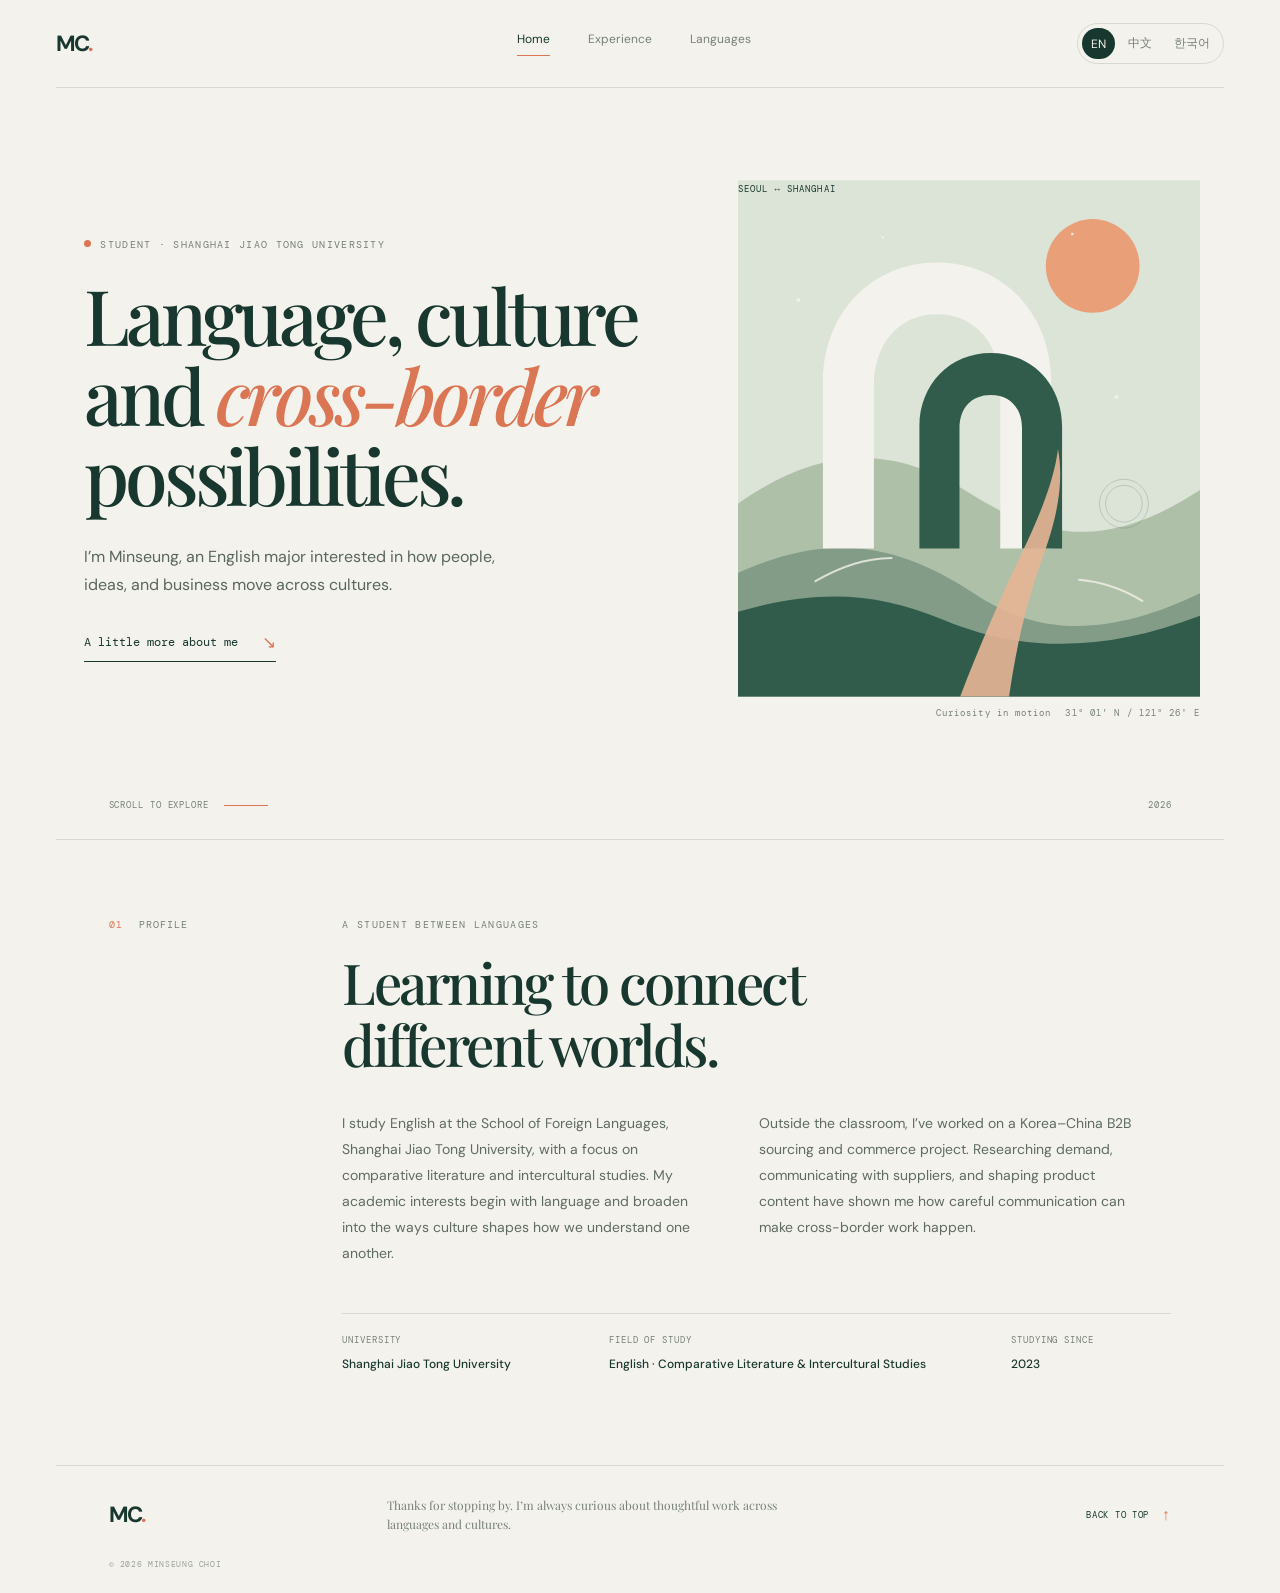
<file: index.html>
<!doctype html>
<html lang="en">
  <head>
    <meta charset="utf-8" />
    <meta name="viewport" content="width=device-width, initial-scale=1" />
    <meta name="theme-color" content="#f4f2ec" />
    <meta name="description" content="Minseung Choi — Shanghai Jiao Tong University student exploring language, culture, and cross-border work." />
    <title>Minseung Choi — Personal Homepage</title>
    <link rel="preconnect" href="https://fonts.googleapis.com" />
    <link rel="preconnect" href="https://fonts.gstatic.com" crossorigin />
    <link href="https://fonts.googleapis.com/css2?family=DM+Mono:wght@400;500&family=DM+Sans:wght@400;500;600;700&family=Playfair+Display:wght@500;600&display=swap" rel="stylesheet" />
    <link rel="stylesheet" href="style.css" />
    <script src="content-data.js" defer></script>
    <script src="script.js" defer></script>
  </head>
  <body>
    <div class="site-shell">
      <header class="topbar">
        <a class="wordmark" href="#home" aria-label="Minseung Choi home">MC<span>.</span></a>
        <nav class="main-nav" aria-label="Main navigation">
          <a href="#home" data-i18n="navAbout" aria-current="page">Home</a>
          <a href="#work" data-i18n="navWork">Experience</a>
          <a href="#languages" data-i18n="navLanguages">Languages</a>
        </nav>
        <div class="language-switch" role="group" aria-label="Choose language">
          <button type="button" data-lang="en" aria-pressed="true">EN</button>
          <button type="button" data-lang="zh" aria-pressed="false">中文</button>
          <button type="button" data-lang="ko" aria-pressed="false">한국어</button>
        </div>
      </header>

      <main>
        <div class="page-view" data-view="home">
        <section class="hero" id="home">
          <div class="hero-copy">
            <p class="eyebrow"><span class="status-dot"></span><span data-i18n="eyebrow">STUDENT · SHANGHAI JIAO TONG UNIVERSITY</span></p>
            <h1 data-i18n="headline">Language, culture<br />and <em>cross-border</em><br />possibilities.</h1>
            <p class="hero-intro" data-i18n="intro">I’m Minseung, an English major interested in how people, ideas, and business move across cultures.</p>
            <a class="text-link" href="#about"><span data-i18n="discover">A little more about me</span><span aria-hidden="true">↘</span></a>
          </div>
          <div class="hero-art-wrap">
            <div class="art-note note-top" data-i18n="artNoteTop">SEOUL ↔ SHANGHAI</div>
            <img class="hero-art" data-asset="asset.hero" src="assets/profile-art.svg" alt="Abstract illustration of two connected archways" />
            <div class="art-note note-bottom"><span data-i18n="artNoteBottom">Curiosity in motion</span><span>31° 01′ N / 121° 26′ E</span></div>
            <span class="art-index">01 / 03</span>
          </div>
          <div class="hero-bottom"><span data-i18n="scroll">SCROLL TO EXPLORE</span><span class="scroll-line"></span><span>2026</span></div>
        </section>

        <section class="about section-grid" id="about">
          <div class="section-label"><span>01</span><span data-i18n="aboutLabel">PROFILE</span></div>
          <div class="section-content">
            <p class="eyebrow" data-i18n="aboutEyebrow">A STUDENT BETWEEN LANGUAGES</p>
            <h2 data-i18n="aboutTitle">Learning to connect<br />different worlds.</h2>
            <div class="about-columns">
              <p data-i18n="aboutTextOne">I study English at the School of Foreign Languages, Shanghai Jiao Tong University, with a focus on comparative literature and intercultural studies. My academic interests begin with language and broaden into the ways culture shapes how we understand one another.</p>
              <p data-i18n="aboutTextTwo">Outside the classroom, I’ve worked on a Korea–China B2B sourcing and commerce project. Researching demand, communicating with suppliers, and shaping product content have shown me how careful communication can make cross-border work happen.</p>
            </div>
            <div class="profile-facts">
              <div><span data-i18n="factSchool">UNIVERSITY</span><strong>Shanghai Jiao Tong University</strong></div>
              <div><span data-i18n="factMajor">FIELD OF STUDY</span><strong data-i18n="majorValue">English · Comparative Literature &amp; Intercultural Studies</strong></div>
              <div><span data-i18n="factSince">STUDYING SINCE</span><strong>2023</strong></div>
            </div>
          </div>
        </section>
        </div>

        <div class="page-view" data-view="work" hidden>
        <section class="work section-grid" id="work">
          <div class="section-label"><span>02</span><span data-i18n="workLabel">EXPERIENCE</span></div>
          <div class="section-content">
            <p class="eyebrow" data-i18n="workEyebrow">LEARNING BY DOING</p>
            <div class="work-heading"><h2 data-i18n="workTitle">Cross-border work,<br />from the ground up.</h2><span class="date-range">2025 — PRESENT</span></div>
            <figure class="feature-image">
              <img data-asset="asset.project" src="assets/elnos-flow.svg" alt="Illustrated flow connecting research, Chinese suppliers, and Korean customers" />
              <figcaption data-i18n="projectCaption">From local sourcing to cross-border communication</figcaption>
            </figure>
            <article class="experience-card">
              <div class="experience-top"><span class="project-mark">E.</span><span class="project-type" data-i18n="projectType">KOREA–CHINA B2B · ELNOS</span></div>
              <p data-i18n="projectDescription">Contributing to a sourcing and distribution project connecting Chinese suppliers with Korean customers.</p>
              <ul class="work-list">
                <li data-i18n="taskOne">Market research and demand analysis</li>
                <li data-i18n="taskTwo">Supplier communication and purchasing coordination</li>
                <li data-i18n="taskThree">Product copywriting and SEO optimization</li>
                <li data-i18n="taskFour">Website and channel operations</li>
              </ul>
              <div class="tool-tags"><span>Firebase</span><span>Naver Cafe</span><span>1688</span><span>Taobao</span></div>
              <a class="section-link" data-link="projectLink" href="#languages"><span data-i18n="projectLink">Explore the skills behind this work</span><span aria-hidden="true">↗</span></a>
            </article>
          </div>
        </section>
        </div>

        <div class="page-view" data-view="languages" hidden>
        <section class="languages section-grid" id="languages">
          <div class="section-label"><span>03</span><span data-i18n="languagesLabel">LANGUAGES</span></div>
          <div class="section-content language-content">
            <p class="eyebrow" data-i18n="languagesEyebrow">A MULTILINGUAL PERSPECTIVE</p>
            <h2 data-i18n="languagesTitle">More than words.<br />A way to meet people.</h2>
            <div class="language-list">
              <div><span class="language-name" data-i18n="korean">Korean</span><span class="language-level" data-i18n="native">Native</span><span class="language-bar"><i style="--level:100%"></i></span></div>
              <div><span class="language-name" data-i18n="chinese">Chinese</span><span class="language-level">HSK 6 · 217 / 300</span><span class="language-bar"><i style="--level:82%"></i></span></div>
              <div><span class="language-name" data-i18n="english">English</span><span class="language-level" data-i18n="academic">Academic reading &amp; writing</span><span class="language-bar"><i style="--level:76%"></i></span></div>
              <div><span class="language-name" data-i18n="japanese">Japanese</span><span class="language-level">JLPT N3</span><span class="language-bar"><i style="--level:55%"></i></span></div>
            </div>
            <figure class="language-image">
              <img data-asset="asset.languages" src="assets/language-map.svg" alt="Abstract illustration of four connected languages" />
              <figcaption data-i18n="languageCaption">Four languages, one curiosity about how people connect.</figcaption>
            </figure>
            <a class="section-link language-link" data-link="profileLink" href="https://github.com/lanos7469" target="_blank" rel="noopener noreferrer"><span data-i18n="profileLink">Visit my GitHub profile</span><span aria-hidden="true">↗</span></a>
          </div>
        </section>
        </div>
      </main>

      <footer class="footer">
        <a class="wordmark" href="#home">MC<span>.</span></a>
        <p data-i18n="footerText">Thanks for stopping by. I’m always curious about thoughtful work across languages and cultures.</p>
        <a class="back-top" href="#home"><span data-i18n="backTop">BACK TO TOP</span><span aria-hidden="true">↑</span></a>
        <small>© 2026 MINSEUNG CHOI</small>
      </footer>
    </div>
  </body>
</html>
</file>
<file: style.css>
:root {
  color-scheme: light;
  --paper: #f4f2ec;
  --ink: #18382f;
  --muted: #758078;
  --line: #d7d9d0;
  --orange: #db7654;
  --green: #a8b9a3;
  --serif: "Playfair Display", Georgia, serif;
  --sans: "DM Sans", Arial, sans-serif;
  --mono: "DM Mono", monospace;
}

* { box-sizing: border-box; }
html { scroll-behavior: smooth; }
body { margin: 0; background: var(--paper); color: var(--ink); font-family: var(--sans); -webkit-font-smoothing: antialiased; }
a { color: inherit; text-decoration: none; }
button { font: inherit; }
.site-shell { width: min(1440px, 100% - 112px); margin: 0 auto; }
.topbar { height: 88px; display: flex; align-items: center; justify-content: space-between; border-bottom: 1px solid var(--line); }
.wordmark { font-size: 22px; font-weight: 700; letter-spacing: -.08em; }
.wordmark span { color: var(--orange); }
.main-nav { display: flex; gap: 38px; margin-left: 100px; }
.main-nav a, .language-switch button { color: var(--muted); font-size: 12px; transition: color .2s ease; }
.main-nav a:hover, .language-switch button:hover { color: var(--ink); }
.main-nav a[aria-current="page"] { color: var(--ink); border-bottom: 1px solid var(--orange); padding-bottom: 8px; }
.page-view[hidden] { display: none; }
.language-switch { display: flex; gap: 4px; padding: 4px; border: 1px solid var(--line); border-radius: 999px; }
.language-switch button { border: 0; background: transparent; padding: 7px 9px; border-radius: 999px; cursor: pointer; }
.language-switch button[aria-pressed="true"] { background: var(--ink); color: var(--paper); }
.hero { min-height: 660px; display: grid; grid-template-columns: 1.08fr .92fr; position: relative; align-items: center; padding: 72px 0 100px; }
.hero-copy { position: relative; z-index: 1; padding: 0 0 0 4.5%; }
.eyebrow { margin: 0 0 24px; font: 10px var(--mono); letter-spacing: .13em; color: var(--muted); }
.status-dot { display: inline-block; width: 7px; height: 7px; margin: 0 9px 1px 0; border-radius: 50%; background: var(--orange); }
h1, h2, p { margin-top: 0; }
h1 { max-width: 690px; margin-bottom: 28px; font: 500 clamp(54px, 6vw, 88px)/1.04 var(--serif); letter-spacing: -.055em; }
h1 em { color: var(--orange); font-weight: 500; }
.hero-intro { max-width: 425px; color: #58665e; font-size: 16px; line-height: 1.75; }
.text-link { display: inline-flex; align-items: center; gap: 24px; margin-top: 16px; padding-bottom: 8px; border-bottom: 1px solid var(--ink); font: 12px var(--mono); }
.text-link span:last-child { color: var(--orange); font-size: 17px; }
.hero-art-wrap { width: 100%; max-width: 510px; justify-self: end; position: relative; padding: 20px 24px; }
.hero-art { display: block; width: 100%; aspect-ratio: 1 / 1.12; object-fit: cover; }
.art-note { position: absolute; z-index: 1; font: 9px var(--mono); letter-spacing: .12em; color: var(--ink); }
.note-top { top: 23px; left: 24px; }
.note-bottom { position: static; display: flex; justify-content: flex-end; gap: 14px; margin-top: 10px; color: var(--muted); }
.art-index { display: none; }
.hero-bottom { position: absolute; bottom: 28px; left: 4.5%; right: 4.5%; display: flex; align-items: center; gap: 15px; color: var(--muted); font: 9px var(--mono); letter-spacing: .1em; }
.scroll-line { width: 44px; height: 1px; background: var(--orange); }
.hero-bottom span:last-child { margin-left: auto; }
.section-grid { display: grid; grid-template-columns: 22% 1fr; border-top: 1px solid var(--line); padding: 78px 4.5% 92px; }
.section-label { display: flex; gap: 16px; color: var(--muted); font: 10px var(--mono); letter-spacing: .1em; }
.section-label span:first-child { color: var(--orange); }
.section-content { max-width: 830px; }
.section-content .eyebrow { margin-bottom: 20px; }
h2 { margin-bottom: 36px; font: 500 clamp(38px, 4.4vw, 60px)/1.1 var(--serif); letter-spacing: -.045em; }
.about-columns { display: grid; grid-template-columns: 1fr 1fr; gap: 44px; max-width: 790px; }
.about-columns p { color: #5e6b63; font-size: 14px; line-height: 1.85; }
.profile-facts { display: grid; grid-template-columns: 1fr 1.55fr .65fr; gap: 20px; margin-top: 32px; padding-top: 20px; border-top: 1px solid var(--line); }
.profile-facts div { display: flex; flex-direction: column; gap: 9px; }
.profile-facts span { color: var(--muted); font: 9px var(--mono); letter-spacing: .1em; }
.profile-facts strong { font-size: 12px; font-weight: 500; line-height: 1.5; }
.work { background: #e9ebe3; margin: 0 -56px; padding-left: calc(4.5% + 56px); padding-right: calc(4.5% + 56px); }
.work-heading { display: flex; align-items: start; justify-content: space-between; gap: 24px; }
.work-heading h2 { margin-bottom: 30px; }
.date-range { margin-top: 14px; color: var(--muted); font: 9px var(--mono); white-space: nowrap; letter-spacing: .08em; }
.experience-card { max-width: 730px; border: 1px solid #cbd0c5; padding: 28px 30px; background: rgba(244,242,236,.55); }
.feature-image { max-width: 730px; margin: 0 0 22px; }
.feature-image img { display: block; width: 100%; aspect-ratio: 2.1; object-fit: cover; }
.feature-image figcaption, .language-image figcaption { margin-top: 9px; color: var(--muted); font: 9px var(--mono); letter-spacing: .04em; }
.experience-top { display: flex; align-items: center; justify-content: space-between; padding-bottom: 22px; border-bottom: 1px solid #d5d8d0; }
.project-mark { display: grid; place-items: center; width: 40px; height: 40px; border-radius: 50%; background: var(--ink); color: var(--paper); font: 18px var(--serif); }
.project-type { color: var(--muted); font: 9px var(--mono); letter-spacing: .09em; }
.experience-card > p { max-width: 530px; margin: 23px 0; font: 500 20px/1.55 var(--serif); }
.work-list { display: grid; grid-template-columns: 1fr 1fr; gap: 12px 25px; padding: 0; margin: 0 0 25px; list-style: none; }
.work-list li { position: relative; padding-left: 15px; color: #58665e; font-size: 12px; line-height: 1.6; }
.work-list li::before { content: "↗"; position: absolute; left: 0; color: var(--orange); }
.tool-tags { display: flex; flex-wrap: wrap; gap: 7px; }
.tool-tags span { padding: 7px 10px; border: 1px solid #cbd0c5; border-radius: 999px; color: #5c6b60; font: 9px var(--mono); }
.section-link { display: inline-flex; align-items: center; gap: 14px; margin-top: 26px; padding-bottom: 7px; border-bottom: 1px solid var(--ink); font: 11px var(--mono); }
.section-link span:last-child { color: var(--orange); font-size: 16px; }
.language-content { display: grid; grid-template-columns: 1fr 1fr; column-gap: 50px; }
.language-content .eyebrow, .language-content h2 { grid-column: 1; }
.language-content h2 { margin: 0; }
.language-list { grid-column: 2; grid-row: 1 / span 2; align-self: center; }
.language-list > div { display: grid; grid-template-columns: 100px 1fr; gap: 8px 15px; padding: 16px 0; border-bottom: 1px solid var(--line); }
.language-name { font: 16px var(--serif); }
.language-level { text-align: right; color: var(--muted); font-size: 10px; align-self: center; }
.language-bar { grid-column: 1 / -1; height: 2px; background: #dfe1d9; }
.language-bar i { display: block; width: var(--level); height: 100%; background: var(--orange); }
.language-image { grid-column: 1 / -1; margin: 42px 0 0; }
.language-image img { display: block; width: 100%; max-height: 260px; object-fit: cover; }
.language-link { grid-column: 1 / -1; justify-self: start; }
.footer { display: grid; grid-template-columns: 1fr 2fr 1fr; align-items: center; gap: 25px; border-top: 1px solid var(--line); padding: 30px 4.5% 24px; }
.footer p { max-width: 390px; margin: 0; color: var(--muted); font: 12px/1.6 var(--serif); }
.back-top { display: flex; justify-self: end; align-items: center; gap: 12px; font: 9px var(--mono); letter-spacing: .08em; }
.back-top span:last-child { color: var(--orange); font-size: 16px; }
.footer small { grid-column: 1 / -1; color: #98a098; font: 8px var(--mono); letter-spacing: .08em; }

@media (max-width: 800px) {
  .site-shell { width: min(100% - 40px, 620px); }
  .topbar { height: 72px; }
  .main-nav { gap: 16px; margin: 0; }
  .main-nav a { font-size: 10px; }
  .language-switch { gap: 0; }
  .language-switch button { padding: 6px 7px; font-size: 9px; }
  .hero { min-height: auto; grid-template-columns: 1fr; padding: 72px 0 78px; }
  .hero-copy { padding: 0; }
  h1 { font-size: clamp(55px, 13vw, 78px); }
  .hero-art-wrap { width: min(78%, 390px); justify-self: center; margin-top: 48px; }
  .hero-bottom { left: 0; right: 0; bottom: 20px; }
  .section-grid { grid-template-columns: 1fr; gap: 34px; padding: 54px 0 62px; }
  .section-label { gap: 12px; }
  .about-columns { gap: 20px; }
  .profile-facts { grid-template-columns: 1fr 1fr; }
  .profile-facts div:last-child { grid-column: 1 / -1; }
  .work { margin: 0 -16px; padding: 54px 16px 62px; }
  .language-content { grid-template-columns: 1fr; }
  .language-content .eyebrow, .language-content h2, .language-list { grid-column: 1; }
  .language-list { grid-row: auto; margin-top: 34px; }
  .language-image, .language-link { grid-column: 1; }
  .footer { grid-template-columns: 1fr 1.7fr; padding: 25px 0 20px; }
  .back-top { grid-column: 1 / -1; justify-self: start; }
}
@media (max-width: 480px) {
  .site-shell { width: calc(100% - 32px); }
  .topbar { flex-wrap: wrap; height: auto; min-height: 76px; gap: 8px; padding: 14px 0; }
  .wordmark { font-size: 20px; }
  .main-nav { order: 3; width: 100%; justify-content: space-between; padding-top: 8px; }
  .language-switch { margin-left: auto; }
  .hero { padding-top: 58px; }
  h1 { font-size: clamp(44px, 12vw, 60px); }
  .art-note { display: none; }
  .hero-intro { font-size: 14px; }
  .about-columns { grid-template-columns: 1fr; gap: 0; }
  h2 { font-size: 42px; }
  .work-heading { display: block; }
  .date-range { display: block; margin: -17px 0 22px; }
  .experience-card { padding: 22px 18px; }
  .work-list { grid-template-columns: 1fr; gap: 9px; }
  .project-type { font-size: 8px; }
  .footer { grid-template-columns: 1fr; gap: 16px; }
  .footer p { max-width: 100%; }
  .back-top { grid-column: 1; }
  .footer small { grid-column: 1; }
}
</file>
